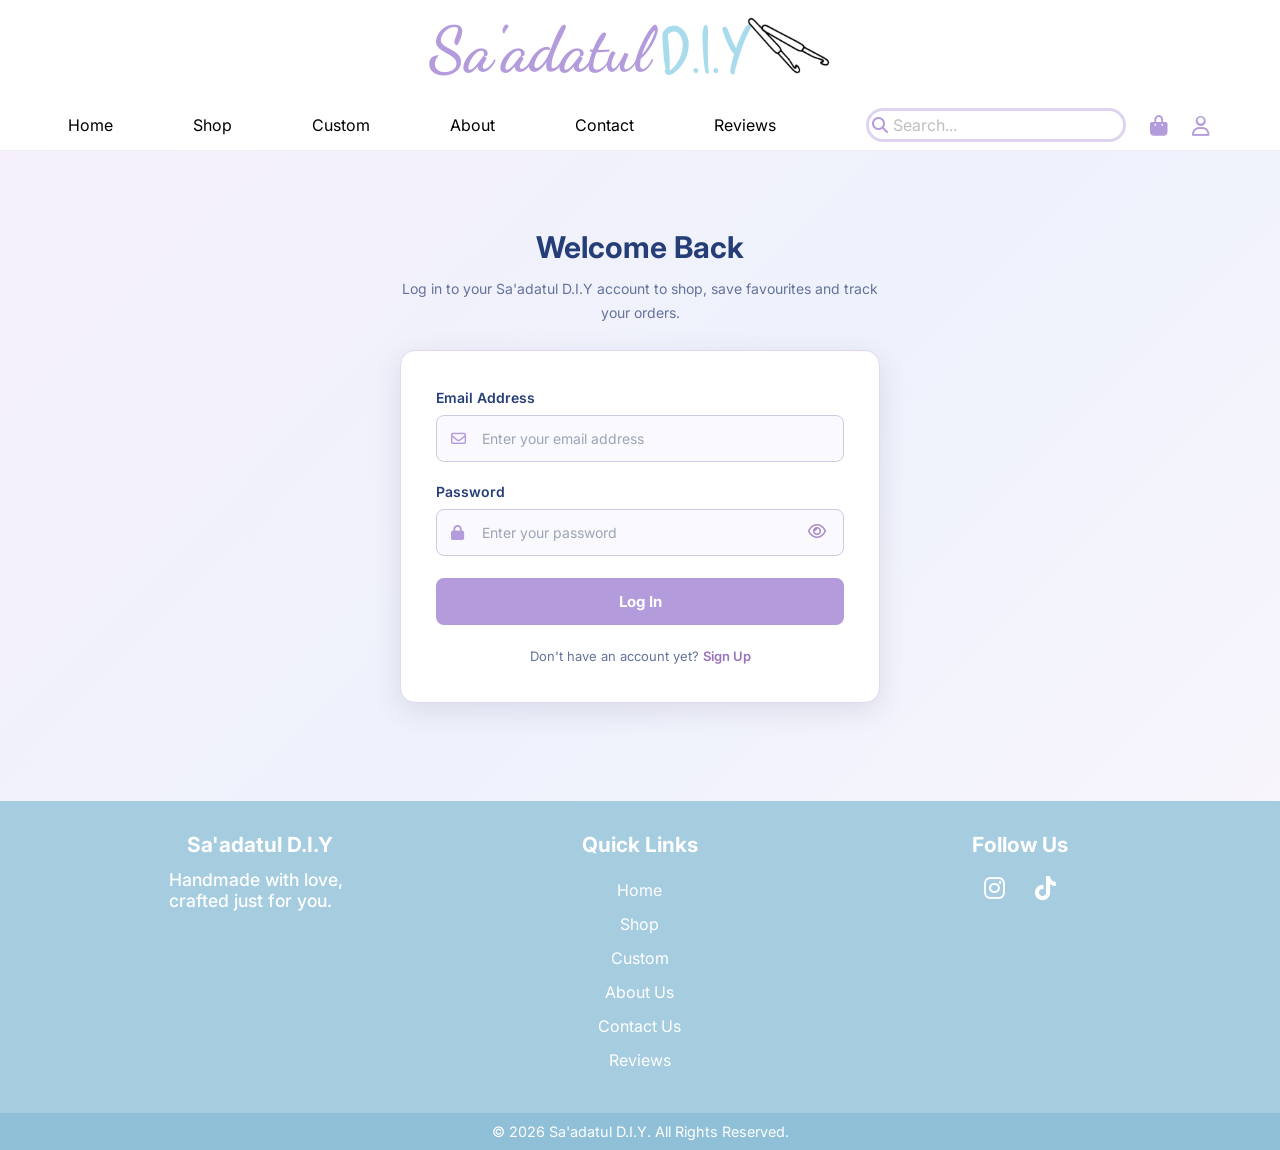
<file: login.html>
<!DOCTYPE html>
<html lang="en">
<head>
    <meta charset="UTF-8">
    <meta name="viewport" content="width=device-width, initial-scale=1.0">
    <title>Log In | Sa'adatul D.I.Y</title>

    <!-- Google Fonts -->
    <link rel="preconnect" href="https://fonts.googleapis.com">
    <link rel="preconnect" href="https://fonts.gstatic.com" crossorigin>
    <link href="https://fonts.googleapis.com/css2?family=Dancing+Script:wght@700&family=Delicious+Handrawn&family=Inter:wght@400;500;600;700&display=swap" rel="stylesheet">

    <!-- Font Awesome -->
    <link rel="stylesheet" href="https://cdnjs.cloudflare.com/ajax/libs/font-awesome/6.5.2/css/all.min.css">

    <!-- CSS (same design as the Sign Up page) -->
    <link rel="stylesheet" href="css/global.css">
    <link rel="stylesheet" href="css/signup.css">
    <link rel="stylesheet" href="css/account-menu.css">

    <!-- JavaScript -->
    <script src="js/global.js" defer></script>
    <script src="js/login.js" defer></script>
</head>

<body>

    <!-- HEADER -->
<header>
    <a href="index.html" class="logo-link">
        <div class="logo-container">
            <span class="fancy-text">Sa'adatul </span>
            <span class="cute-text"><span style="color: #A8DCED;">D.I.Y</span></span>
            <img src="photos/hook.png" alt="Crochet hook" class="logo-hook">    
        </div>    
    </a>
</header>


    <!-- NAVIGATION BAR -->
    <div class="nav-bar">
        <nav aria-label="Main navigation">

            <ul>
                <li><a href="index.html">Home</a></li>
                <li><a href="shop.html">Shop</a></li>

                <li class="has-dropdown">
                    <a href="custom.html" class="dropdown-title">
                        Custom
                    </a>

                    <ul class="dropdown">
                        <li>
                            <a href="custom.html">
                                Custom Keychain
                            </a>
                        </li>
                        <li>
                            <a href="#">
                                Custom Figurine
                            </a>
                        </li>
                    </ul>
                </li>

                <li><a href="about.html">About</a></li>
                <li><a href="contact.html">Contact</a></li>
                <li><a href="review.html">Reviews</a></li>
            </ul>

            <div class="nav-icon">

                <form class="searchbar"
                      action="shop.html"
                      method="get">
                    <i class="fa-solid fa-magnifying-glass search-icon"></i>
                    <input type="search"
                           class="search-input"
                           name="search"
                           placeholder="Search..."
                           aria-label="Search products">
                </form>

                <div class="cart-icon">
                    <a href="cart.html" aria-label="Shopping cart">
                        <i class="fa-solid fa-bag-shopping fa-lg"></i>
                    </a>
                </div>

                <div class="profile-icon">
                    <a href="account.html" aria-label="My account">
                        <i class="fa-regular fa-user fa-lg"></i>
                    </a>
                </div>

            </div>
        </nav>
    </div>

    <!-- LOGIN CONTENT -->
    <main class="signup-page">

        <div class="signup-container">

            <div class="signup-heading">
                <h2>Welcome Back</h2>
                <p>
                    Log in to your Sa'adatul D.I.Y account
                    to shop, save favourites and track your orders.
                </p>
            </div>

            <div class="signup-card">

                <form id="loginForm" novalidate>

                    <!-- MESSAGE FROM OTHER PAGES -->
                    <p id="loginNotice"
                       class="form-message"
                       role="status"
                       aria-live="polite"></p>

                    <!-- EMAIL -->
                    <div class="form-group">
                        <label for="email">Email Address</label>

                        <div class="input-wrapper">
                            <i class="fa-regular fa-envelope"></i>

                            <input
                                type="email"
                                id="email"
                                name="email"
                                placeholder="Enter your email address"
                                autocomplete="email"
                                maxlength="254"
                                required>
                        </div>

                        <small class="error-message"
                               id="emailError"></small>
                    </div>

                    <!-- PASSWORD -->
                    <div class="form-group">
                        <label for="password">Password</label>

                        <div class="input-wrapper">
                            <i class="fa-solid fa-lock"></i>

                            <input
                                type="password"
                                id="password"
                                name="password"
                                placeholder="Enter your password"
                                autocomplete="current-password"
                                required>

                            <button type="button"
                                    class="toggle-password"
                                    data-target="password"
                                    aria-label="Show password"
                                    aria-pressed="false">
                                <i class="fa-regular fa-eye"></i>
                            </button>
                        </div>

                        <small class="error-message"
                               id="passwordError"></small>
                    </div>

                    <!-- SUBMISSION MESSAGE -->
                    <p id="formMessage"
                       class="form-message"
                       role="status"
                       aria-live="polite"></p>

                    <!-- LOGIN BUTTON -->
                    <button type="submit"
                            class="signup-button">
                        Log In
                    </button>

                    <!-- SIGNUP LINK -->
                    <p class="login-text">
                        Don't have an account yet?
                        <a href="signup.html" id="signupLink">Sign Up</a>
                    </p>

                </form>
            </div>
        </div>
    </main>

    <!-- FOOTER -->
    <footer>
        <div class="container">

            <div class="footer-content">
                <h3>Sa'adatul D.I.Y</h3>
                <p>Handmade with love, crafted just for you.</p>
            </div>

            <div class="footer-content">
                <h3>Quick Links</h3>

                <ul class="List">
                    <li><a href="index.html">Home</a></li>
                    <li><a href="shop.html">Shop</a></li>
                    <li><a href="custom.html">Custom</a></li>
                    <li><a href="about.html">About Us</a></li>
                    <li><a href="contact.html">Contact Us</a></li>
                    <li><a href="review.html">Reviews</a></li>
                </ul>
            </div>

            <div class="footer-content">
                <h3>Follow Us</h3>

                <ul class="List">
                    <li>
                        <a href="https://www.instagram.com/saadatuldiy/"
                           aria-label="Instagram">
                            <i class="fa-brands fa-instagram fa-xl insta-icon"></i>
                        </a>
                    </li>

                    <li>
                        <a href="https://www.tiktok.com/@saadatuldiy"
                           aria-label="TikTok">
                            <i class="fa-brands fa-tiktok fa-xl tiktok-icon"></i>
                        </a>
                    </li>
                </ul>
            </div>

        </div>

        <div class="bottom-bar">
            <p>&copy; 2026 Sa'adatul D.I.Y. All Rights Reserved.</p>
        </div>
    </footer>

</body>
</html>
</file>
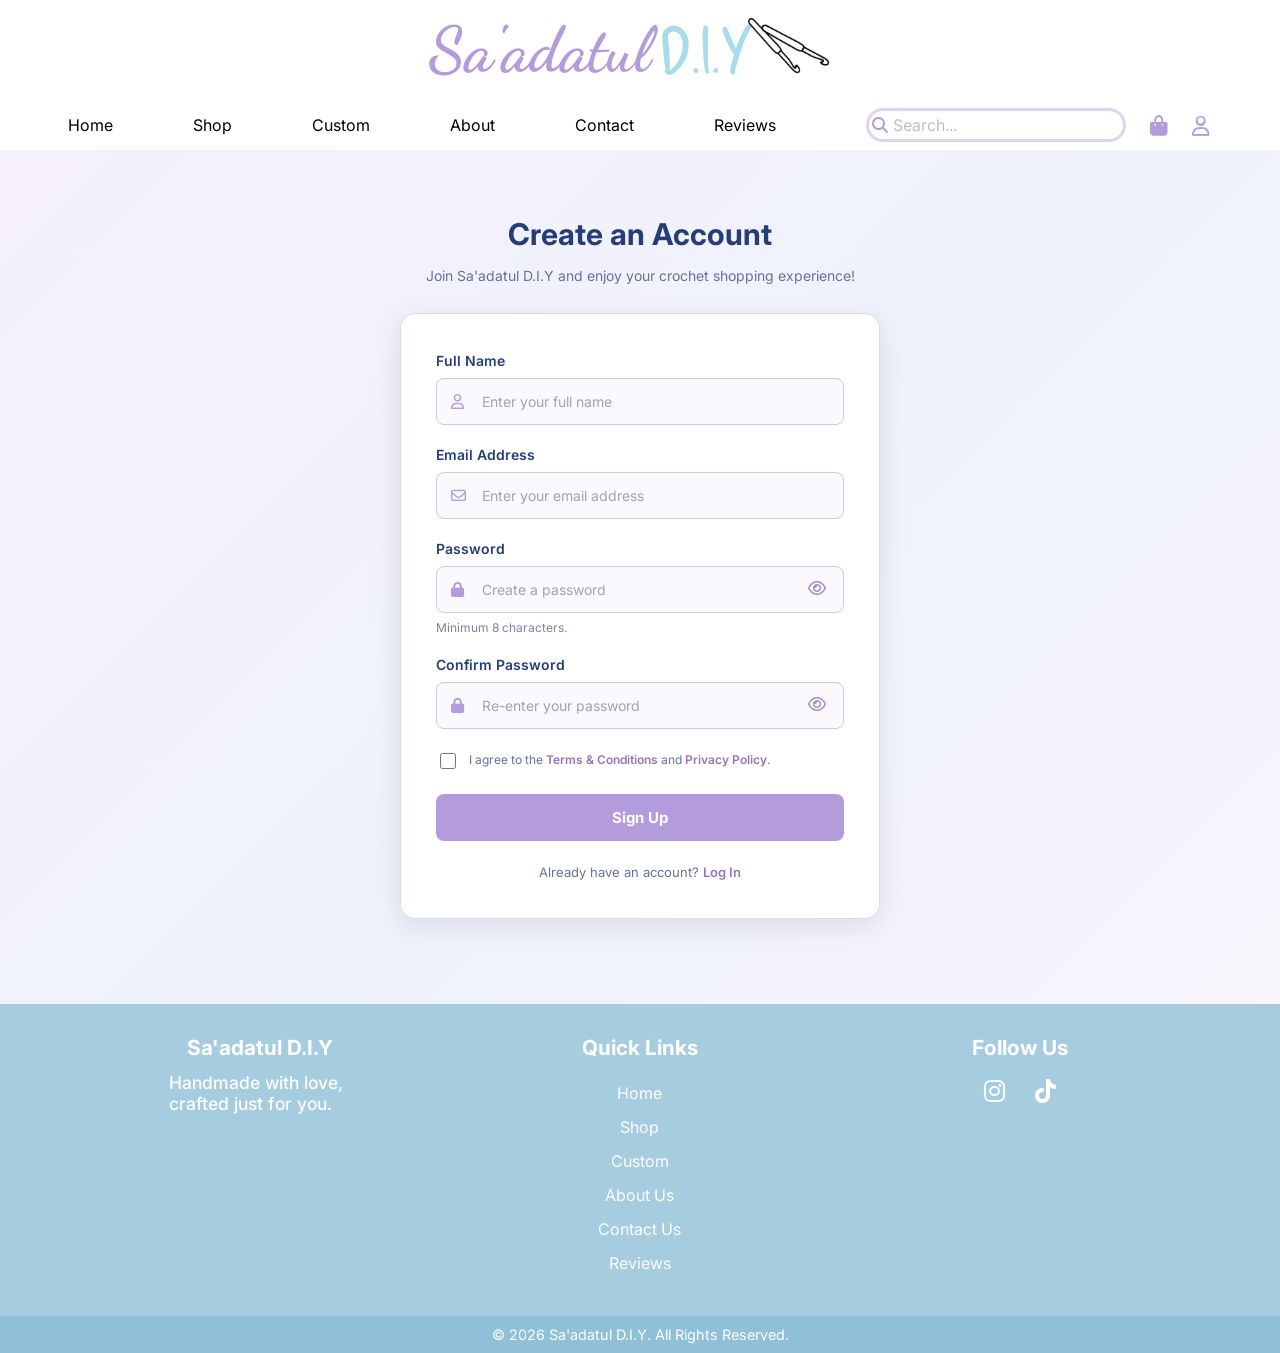
<file: signup.html>
<!DOCTYPE html>
<html lang="en">
<head>
    <meta charset="UTF-8">
    <meta name="viewport" content="width=device-width, initial-scale=1.0">
    <title>Sign Up | Sa'adatul D.I.Y</title>

    <!-- Google Fonts -->
    <link rel="preconnect" href="https://fonts.googleapis.com">
    <link rel="preconnect" href="https://fonts.gstatic.com" crossorigin>
    <link href="https://fonts.googleapis.com/css2?family=Dancing+Script:wght@700&family=Delicious+Handrawn&family=Inter:wght@400;500;600;700&display=swap" rel="stylesheet">

    <!-- Font Awesome -->
    <link rel="stylesheet" href="https://cdnjs.cloudflare.com/ajax/libs/font-awesome/6.5.2/css/all.min.css">

    <!-- CSS -->
    <link rel="stylesheet" href="css/global.css">
    <link rel="stylesheet" href="css/signup.css">
    <link rel="stylesheet" href="css/account-menu.css">

    <!-- JavaScript -->
    <script src="js/global.js" defer></script>
    <script src="js/signup.js" defer></script>
</head>

<body>

    <!-- HEADER -->
<header>
    <a href="index.html" class="logo-link">
        <div class="logo-container">
            <span class="fancy-text">Sa'adatul </span>
            <span class="cute-text"><span style="color: #A8DCED;">D.I.Y</span></span>
            <img src="photos/hook.png" alt="Crochet hook" class="logo-hook">    
        </div>    
    </a>
</header>

    <!-- NAVIGATION BAR -->
    <div class="nav-bar">
        <nav aria-label="Main navigation">

            <ul>
                <li><a href="index.html">Home</a></li>
                <li><a href="shop.html">Shop</a></li>

                <li class="has-dropdown">
                    <a href="custom.html" class="dropdown-title">
                        Custom
                    </a>

                    <ul class="dropdown">
                        <li>
                            <a href="custom.html">
                                Custom Keychain
                            </a>
                        </li>
                        <li>
                            <a href="#">
                                Custom Figurine
                            </a>
                        </li>
                    </ul>
                </li>

                <li><a href="about.html">About</a></li>
                <li><a href="contact.html">Contact</a></li>
                <li><a href="review.html">Reviews</a></li>
            </ul>

            <div class="nav-icon">

                <form class="searchbar"
                      action="shop.html"
                      method="get">
                    <i class="fa-solid fa-magnifying-glass search-icon"></i>
                    <input type="search"
                           class="search-input"
                           name="search"
                           placeholder="Search..."
                           aria-label="Search products">
                </form>

                <div class="cart-icon">
                    <a href="cart.html" aria-label="Shopping cart">
                        <i class="fa-solid fa-bag-shopping fa-lg"></i>
                    </a>
                </div>

                <div class="profile-icon">
                    <a href="account.html" aria-label="My account">
                        <i class="fa-regular fa-user fa-lg"></i>
                    </a>
                </div>

            </div>
        </nav>
    </div>

    <!-- SIGNUP CONTENT -->
    <main class="signup-page">

        <div class="signup-container">

            <div class="signup-heading">
                <h2>Create an Account</h2>
                <p>
                    Join Sa'adatul D.I.Y and enjoy
                    your crochet shopping experience!
                </p>
            </div>

            <div class="signup-card">

                <form id="signupForm" novalidate>

                    <!-- FULL NAME -->
                    <div class="form-group">
                        <label for="fullName">Full Name</label>

                        <div class="input-wrapper">
                            <i class="fa-regular fa-user"></i>

                            <input
                                type="text"
                                id="fullName"
                                name="full_name"
                                placeholder="Enter your full name"
                                autocomplete="name"
                                maxlength="100"
                                required>
                        </div>

                        <small class="error-message"
                               id="nameError"></small>
                    </div>

                    <!-- EMAIL -->
                    <div class="form-group">
                        <label for="email">Email Address</label>

                        <div class="input-wrapper">
                            <i class="fa-regular fa-envelope"></i>

                            <input
                                type="email"
                                id="email"
                                name="email"
                                placeholder="Enter your email address"
                                autocomplete="email"
                                maxlength="254"
                                required>
                        </div>

                        <small class="error-message"
                               id="emailError"></small>
                    </div>

                    <!-- PASSWORD -->
                    <div class="form-group">
                        <label for="password">Password</label>

                        <div class="input-wrapper">
                            <i class="fa-solid fa-lock"></i>

                            <input
                                type="password"
                                id="password"
                                name="password"
                                placeholder="Create a password"
                                autocomplete="new-password"
                                minlength="8"
                                required>

                            <button type="button"
                                    class="toggle-password"
                                    data-target="password"
                                    aria-label="Show password"
                                    aria-pressed="false">
                                <i class="fa-regular fa-eye"></i>
                            </button>
                        </div>

                        <small class="password-hint">
                            Minimum 8 characters.
                        </small>

                        <small class="error-message"
                               id="passwordError"></small>
                    </div>

                    <!-- CONFIRM PASSWORD -->
                    <div class="form-group">
                        <label for="confirmPassword">
                            Confirm Password
                        </label>

                        <div class="input-wrapper">
                            <i class="fa-solid fa-lock"></i>

                            <input
                                type="password"
                                id="confirmPassword"
                                name="confirm_password"
                                placeholder="Re-enter your password"
                                autocomplete="new-password"
                                required>

                            <button type="button"
                                    class="toggle-password"
                                    data-target="confirmPassword"
                                    aria-label="Show confirm password"
                                    aria-pressed="false">
                                <i class="fa-regular fa-eye"></i>
                            </button>
                        </div>

                        <small class="error-message"
                               id="confirmError"></small>
                    </div>

                    <!-- TERMS -->
                    <div class="terms-group">
                        <input type="checkbox"
                               id="agreeTerms"
                               required>

                        <label for="agreeTerms">
                            I agree to the
                            <a href="terms.html">Terms & Conditions</a>
                            and
                            <a href="privacy.html">Privacy Policy</a>.
                        </label>
                    </div>

                    <small class="error-message"
                           id="termsError"></small>

                    <!-- SUBMISSION MESSAGE -->
                    <p id="formMessage"
                       class="form-message"
                       role="status"
                       aria-live="polite"></p>

                    <!-- SIGNUP BUTTON -->
                    <button type="submit"
                            class="signup-button">
                        Sign Up
                    </button>

                    <!-- LOGIN LINK -->
                    <p class="login-text">
                        Already have an account?
                        <a href="login.html" id="loginLink">Log In</a>
                    </p>

                </form>
            </div>
        </div>
    </main>

    <!-- FOOTER -->
    <footer>
        <div class="container">

            <div class="footer-content">
                <h3>Sa'adatul D.I.Y</h3>
                <p>Handmade with love, crafted just for you.</p>
            </div>

            <div class="footer-content">
                <h3>Quick Links</h3>

                <ul class="List">
                    <li><a href="index.html">Home</a></li>
                    <li><a href="shop.html">Shop</a></li>
                    <li><a href="custom.html">Custom</a></li>
                    <li><a href="about.html">About Us</a></li>
                    <li><a href="contact.html">Contact Us</a></li>
                    <li><a href="review.html">Reviews</a></li>
                </ul>
            </div>

            <div class="footer-content">
                <h3>Follow Us</h3>

                <ul class="List">
                    <li>
                        <a href="https://www.instagram.com/"
                           aria-label="Instagram">
                            <i class="fa-brands fa-instagram fa-xl insta-icon"></i>
                        </a>
                    </li>

                    <li>
                        <a href="https://www.tiktok.com/"
                           aria-label="TikTok">
                            <i class="fa-brands fa-tiktok fa-xl tiktok-icon"></i>
                        </a>
                    </li>
                </ul>
            </div>

        </div>

        <div class="bottom-bar">
            <p>&copy; 2026 Sa'adatul D.I.Y. All Rights Reserved.</p>
        </div>
    </footer>

</body>
</html>
</file>
<file: css/global.css>
/* Header */
html {
    scroll-behavior: smooth;
}

header {
    width: 100%;
      background: #ffffff;
    padding: 20px 0; 
}

.fancy-text {
    font-family: 'Dancing Script', cursive;
    font-weight: 700;
    font-size: 1.4em;
    color: #B39BDC;
}

.cute-text {
    font-family: 'Delicious Handrawn', cursive;
    font-weight: 400;
    font-size: 1.4em;
}

h1 {
    width: 100%;
    margin-top: 0px;
    margin-bottom: 0px;
}

.logo-container {
    display: flex;
    justify-content: center;
    align-items: center;
    gap: 10px;
    width: 100%;
    height: 60px;
    font-size: 45px;
}

.logo-hook {
    width: auto;
    height: 3.9em;
    margin-left: -30px;
}

/*  Navigation Bar  */

.nav-bar {
    background: #ffffff;
    border-bottom: 1px solid #eee;
    position: relative;
    z-index: 9999; 
}

nav{
    padding: 10px 0;
    height: 50px;
    display: flex;
    align-items: center;
    justify-content: space-between;
    position: relative;
    z-index: 9999;
}

nav ul {
    position: absolute;
    left: 33%;  
    transform: translateX(-50%);
    display: flex;
    align-items: center;
    justify-content: center;
    gap: 40px;
    list-style: none;
    padding: 0;
    margin: 0;
}

nav ul li {
    display: inline-block;
    list-style: none;
    margin: 0 20px;
    position: relative;
}

nav ul li a {
    position: relative;
    display: inline-block;
    text-decoration: none;
    color: #000000;
    font-weight: 400;
    font-size: 1.0em;
    font-family: 'Inter', sans-serif;
}

nav ul li a, .dropdown-title {
    text-decoration: none;
    color: #000000;
    font-weight: 400;
    font-size: 1em;
    font-family: 'Inter', sans-serif;
    cursor: pointer;
}

nav ul li a.active{
    color:#B39BDC;
}

nav ul li a:hover, nav ul li a.active, .dropdown-title:hover {
    color: #B39BDC;
}

nav ul li a:hover {
    color: #B39BDC;
}

nav > ul > li > a::after {
    content: '';
    position: absolute;
    bottom: -10px;
    left: 0;
    width: 100%;
    height: 3px;
    background-color: #B39BDC;
    transform: scaleX(0);
    transform-origin: center;
    transition: transform 0.3s ease;
}

nav > ul > li > a:hover::after {
    transform: scaleX(1);
}

.dropdown-title {
    position: relative;
    display: inline-block;
    color: #000000;
    font-weight: 400;
    font-family: 'inter', sans-serif;
    cursor: pointer;
}

.dropdown-title:hover {
    color: #B39BDC;
}

.has-dropdown:hover .dropdown-title {
    color:#B39BDC;
}


/* Custom Navigation Drop Down */

.has-dropdown {
    position: relative;
    padding-bottom: 15px; 
    margin-bottom: -15px; 
}

.has-dropdown:hover .dropdown-title {
    color:#B39BDC;
}

.dropdown {
    display: none;
    position: absolute;
    top: 100%;
    left: 50%;
    transform: translateX(-50%);
    background-color: white;
    min-width: 180px;
    box-shadow: 0px 8px 16px 0px rgba(0,0,0,0.25);
    border-radius: 8px;
    padding: 10px 0px;
    z-index: 10000;
    list-style: none;
}

.dropdown li {
    margin: 0;
    padding: 0;
    display: block;    
}

.dropdown li a {
    padding: 10px 20px;
    display: block;
    white-space: nowrap;

}

.dropdown li a:hover {
    background-color: transparent;
    color: #B39BDC
}

.dropdown li a::after {
    content: "";
    position: absolute;
    width: 0;
    height: 2px;
    bottom: 5px;
    left: 50%;
    background-color: #B39BDC;
    transform: translateX(-50%);
    transition: width 0.5s ease;
}

.dropdown li a:hover::after {
    width: calc(100% - 40px);
}

.has-dropdown:hover .dropdown{
    display: block;
}

/* Icon Navigation */

.nav-icon {
    display: flex;
    align-items: center;
    gap: 24px;
    position: absolute;
    right: 70px;
}

.cart-icon a,
.cart-icon i {
    color: #B39BDC;
    text-decoration: none;
}

.cart-icon a{
    display: inline-block;
    text-decoration: none;
    transition: color 0.5s ease;
}

.cart-icon a:hover {
    color: #B39BDC;
    transform: scale(1.15);
}

.profile-icon a,
.profile-icon i {
    color: #B39BDC;
    text-decoration: none;
}

/*  Search Overlay  */

.search-icon{
    color: #B39BDC
}
.searchbar{
    --padding: 3px;

    width: max-content;
    display: flex;
    align-items: center;
    padding: var(--padding);
    border-radius: 23px;
    border: solid #dfd4f0;
    transition: box-shadow 0.25s;
    width: 260px;
}

.searchbar:focus-within {
    box-shadow: 0 0 10px rgba(77, 153, 192, 1);
}

.search-input {
    font-size: 16px;
    font-family: 'inter', sans-serif;
    color: #000000;
    margin-left: var(--padding);
    outline: none;
    border: none;
    background: transparent;
    width: 200px;
    flex: 1;
}

.search-input::placeholder {
    color: rgba(0,0,0,0.25);

}

.search-icon{
    cursor: pointer;
}
/* Footer */

footer {
    background: #A6CCE0;
    padding-top: 10px;
    color: white;
}
.container {
    width: 100%;
    max-width: 1140px;
    margin: auto;
    display: flex;
    justify-content: space-around;
    align-items: flex-start;
}

.footer-content {
    width: 33.3%;
}

.footer-content h3 {
    font-family: 'inter', sans-serif;
    font-size: 1.3em;
    font-weight: 700;
    margin-bottom: 8px;
    text-align: center;
}

.footer-content p {
    font-family: 'inter', sans-serif;
    font-size: 1.1em;
    font-weight: 500;
    width: 190px;
    margin: auto;
    padding: 4px;
}

.footer-content ul {
    text-align: center;
}

.List li::before {
    content: '';
    position: absolute;
    transform: translate(-50%, -50%);
    left: 50%;
    top: 100%;
    width: 0;
    height: 2px;
    background: #4D99C0;
    transition-duration: .5s;
}

.bottom-bar {
    background: #90bfd8;
    text-align: center;
    padding: 10px 0;
    margin-top: 20px;
}

.bottom-bar p {
    color: white;
    font-family: 'inter', sans-serif;
    font-size: 0.9em;
    margin: 0;
}

.List li a {
    color: white;
    font-family: 'inter', sans-serif;
    font-size: 1em;
    text-decoration: none;
    transition: color 0.3s ease;
}

.List li a:hover {
    color: #1c3169;
}

.List {
    padding: 0;
    list-style: none;
}

.List li {
    width: auto;
    text-align: center;
    padding: 7px;
    position: relative;
}

.footer-content:last-child .List {
    display: flex;
    justify-content: center;
    align-items: center;
    gap: 20px;
}

.footer-content:last-child .List li {
    padding: 5px;
}

.insta-icon,
.tiktok-icon {
    color: white;
    transition: transform 0.3s ease, color 0.3s ease;
}

.insta-icon:hover,
.tiktok-icon:hover {
    color: #1c3169;
    transform: scale(1.2);
}
</file>
<file: css/signup.css>
/* SIGNUP PAGE - SA'ADATUL D.I.Y */

* {
    box-sizing: border-box;
}

body {
    margin: 0;
    font-family: 'Inter', sans-serif;
    background: #ffffff;
    color: #263e78;
}

/* HEADER ADJUSTMENT */
.signup-brand {
    width: auto;
    display: flex;
    align-items: center;
    gap: 7px;
}

.logo-link {
    text-decoration: none;
}

/* SIGNUP BACKGROUND */
.signup-page {
    min-height: 650px;
    padding: 65px 20px 85px;
    background: linear-gradient(
        135deg,
        #f5f0fb 0%,
        #eef2fc 55%,
        #f8f5fc 100%
    );
    display: flex;
    align-items: center;
    justify-content: center;
}

/* MAIN CONTAINER */
.signup-container {
    width: 100%;
    max-width: 480px;
}

/* HEADING */
.signup-heading {
    text-align: center;
    margin-bottom: 25px;
}

.signup-heading h2 {
    color: #263e78;
    font-size: 30px;
    font-weight: 700;
    margin: 0 0 12px;
}

.signup-heading p {
    color: #647399;
    font-size: 14px;
    line-height: 1.7;
    margin: 0;
}

/* FORM CARD */
.signup-card {
    background: #ffffff;
    border: 1px solid #e1d8ef;
    border-radius: 15px;
    padding: 38px 35px;
    box-shadow: 0 8px 28px rgba(67, 58, 102, 0.12);
}

/* FORM GROUP */
.form-group {
    margin-bottom: 21px;
}

.form-group label {
    display: block;
    font-size: 14px;
    font-weight: 600;
    color: #263e78;
    margin-bottom: 9px;
}

/* INPUT WRAPPER */
.input-wrapper {
    position: relative;
    display: flex;
    align-items: center;
}

.input-wrapper > i {
    position: absolute;
    left: 15px;
    color: #b39bdc;
    font-size: 15px;
    pointer-events: none;
}

/* INPUT FIELDS */
.input-wrapper input {
    width: 100%;
    height: 47px;
    padding: 12px 45px;
    background: #faf9fd;
    border: 1px solid #c9cde2;
    border-radius: 8px;
    outline: none;
    font-family: 'Inter', sans-serif;
    font-size: 14px;
    color: #263e78;
    transition: border-color 0.25s, box-shadow 0.25s;
}

.input-wrapper input::placeholder {
    color: #9ca4b7;
}

.input-wrapper input:focus {
    background: #ffffff;
    border-color: #b39bdc;
    box-shadow: 0 0 0 3px rgba(179, 155, 220, 0.18);
}

/* INVALID INPUT */
.input-wrapper input.invalid {
    border-color: #dc6b7b;
    background: #fffafb;
}

/* PASSWORD VISIBILITY BUTTON */
.toggle-password {
    position: absolute;
    right: 12px;
    top: 50%;
    transform: translateY(-50%);
    border: none;
    background: transparent;
    color: #a98ac5;
    font-size: 16px;
    cursor: pointer;
    padding: 6px;
}

.toggle-password:hover {
    color: #263e78;
}

.toggle-password:focus-visible {
    outline: 2px solid #b39bdc;
    border-radius: 4px;
}

/* PASSWORD HINT */
.password-hint {
    display: block;
    margin-top: 7px;
    font-size: 12px;
    color: #7b849e;
}

/* ERROR MESSAGE */
.error-message {
    display: block;
    color: #c74760;
    font-size: 12px;
    line-height: 1.5;
    margin-top: 5px;
}

.error-message:empty {
    display: none;
}

/* TERMS */
.terms-group {
    display: flex;
    align-items: flex-start;
    gap: 10px;
    margin: 10px 0 6px;
}

.terms-group input {
    width: 16px;
    height: 16px;
    margin-top: 3px;
    accent-color: #b39bdc;
    cursor: pointer;
    flex-shrink: 0;
}

.terms-group label {
    color: #647399;
    font-size: 12px;
    line-height: 1.7;
}

.terms-group a,
.login-text a {
    color: #9874bd;
    font-weight: 600;
    text-decoration: none;
}

.terms-group a:hover,
.login-text a:hover {
    text-decoration: underline;
}

/* FORM STATUS MESSAGE */
.form-message {
    display: none;
    margin: 15px 0;
    padding: 12px;
    border-radius: 7px;
    font-size: 13px;
    line-height: 1.6;
}

.form-message.success {
    display: block;
    background: #edf8f0;
    color: #237a46;
    border: 1px solid #b7dec4;
}

.form-message.error {
    display: block;
    background: #fff0f2;
    color: #b33c53;
    border: 1px solid #f1c1c9;
}

/* SIGNUP BUTTON */
.signup-button {
    display: block;
    width: 100%;
    padding: 14px;
    margin-top: 22px;
    background: #b39bdc;
    color: #ffffff;
    border: none;
    border-radius: 8px;
    font-family: 'Inter', sans-serif;
    font-size: 15px;
    font-weight: 700;
    cursor: pointer;
    transition: background 0.3s, transform 0.2s;
}

.signup-button:hover {
    background: #9b7dba;
    transform: translateY(-2px);
}

.signup-button:active {
    transform: scale(0.98);
}

.signup-button:disabled {
    opacity: 0.65;
    cursor: wait;
}

/* LOGIN TEXT */
.login-text {
    margin: 23px 0 0;
    text-align: center;
    font-size: 13px;
    color: #647399;
}

/* RESPONSIVE */
@media (max-width: 600px) {
    .signup-page {
        padding: 40px 15px 55px;
    }

    .signup-heading h2 {
        font-size: 25px;
    }

    .signup-card {
        padding: 28px 20px;
    }

    .input-wrapper input {
        font-size: 13px;
    }

    /* Shared navigation adjustment */
    .nav-bar nav {
        height: auto;
        min-height: 65px;
        flex-direction: column;
        padding: 12px;
        gap: 15px;
    }

    .nav-bar nav > ul {
        position: static;
        transform: none;
        flex-wrap: wrap;
        gap: 8px 14px;
    }

    .nav-bar nav > ul > li {
        margin: 4px;
    }

    .nav-icon {
        position: static;
        justify-content: center;
        flex-wrap: wrap;
        gap: 18px;
    }

    .search-input {
        width: 150px;
    }

    footer .container {
        flex-direction: column;
        align-items: center;
        gap: 25px;
    }

    footer .footer-content {
        width: 100%;
        text-align: center;
    }
}

/* SMALL MOBILE */
@media (max-width: 380px) {
    .signup-card {
        padding: 22px 15px;
    }

    .signup-heading h2 {
        font-size: 23px;
    }
}
</file>
<file: css/account-menu.css>
/* ACCOUNT DROPDOWN, CART BADGE & POP-UP MESSAGE
   Shared by every page (works with global.css, custom.css, ...) */

.profile-icon.has-account-menu {
    position: relative;
}

.profile-icon.has-account-menu > a {
    display: inline-block;
    cursor: pointer;
    transition: transform 0.3s ease;
}

.profile-icon.has-account-menu > a:hover,
.profile-icon.has-account-menu.open > a {
    transform: scale(1.15);
}

.account-menu {
    display: none;
    position: absolute;
    top: calc(100% + 16px);
    right: -12px;
    min-width: 210px;
    padding: 10px 0;
    background: #ffffff;
    border-radius: 8px;
    box-shadow: 0 8px 16px rgba(0, 0, 0, 0.25);
    z-index: 2000;
    text-align: left;
    font-family: 'Inter', sans-serif;
}

.account-menu::before {
    content: "";
    position: absolute;
    top: -7px;
    right: 18px;
    width: 14px;
    height: 14px;
    background: #ffffff;
    transform: rotate(45deg);
    box-shadow: -2px -2px 4px rgba(0, 0, 0, 0.06);
}

.profile-icon.open .account-menu {
    display: block;
}

.account-menu-greeting {
    margin: 0;
    padding: 6px 20px 10px;
    color: #777;
    font-size: 13px;
    border-bottom: 1px solid #f0eaf8;
}

.account-menu-greeting strong {
    color: #465b8b;
}

.profile-icon .account-menu a,
.account-menu button {
    display: flex;
    align-items: center;
    gap: 12px;
    width: 100%;
    padding: 10px 20px;
    border: none;
    background: transparent;
    color: #000000;
    font-family: 'Inter', sans-serif;
    font-size: 15px;
    font-weight: 400;
    text-decoration: none;
    white-space: nowrap;
    cursor: pointer;
    box-sizing: border-box;
    transition: color 0.2s ease, background 0.2s ease;
}

.profile-icon .account-menu a i,
.account-menu button i {
    width: 16px;
    color: #B39BDC;
    font-size: 14px;
    text-align: center;
}

.profile-icon .account-menu a:hover,
.account-menu button:hover {
    color: #B39BDC;
    background: #faf7ff;
}

.account-menu-rule {
    height: 1px;
    margin: 6px 0;
    background: #f0eaf8;
}

.account-menu-logout {
    color: #c0392b !important;
}

/* Cart badge (added by global.js on pages without #cart-count) */
.cart-icon a {
    position: relative;
}

.sdiy-cart-count {
    position: absolute;
    top: -5px;
    right: -10px;
    min-width: 10px;
    padding: 2px 6px;
    border-radius: 50%;
    background: #a98ac5;
    color: #ffffff;
    font-family: 'Inter', sans-serif;
    font-size: 10px;
    font-weight: bold;
    line-height: 1.3;
    text-align: center;
}

/* Pop-up message */
.sdiy-toast {
    position: fixed;
    left: 50%;
    bottom: 30px;
    z-index: 3000;
    max-width: calc(100% - 40px);
    padding: 14px 24px;
    border-radius: 10px;
    background: #465b8b;
    color: #ffffff;
    font-family: 'Inter', sans-serif;
    font-size: 15px;
    box-shadow: 0 8px 20px rgba(0, 0, 0, 0.2);
    opacity: 0;
    pointer-events: none;
    transform: translate(-50%, 20px);
    transition: opacity 0.3s ease, transform 0.3s ease;
}

.sdiy-toast.show {
    opacity: 1;
    transform: translate(-50%, 0);
}

.sdiy-toast.error {
    background: #c0392b;
}

@media (max-width: 768px) {
    .account-menu {
        right: -20px;
    }
}
</file>
